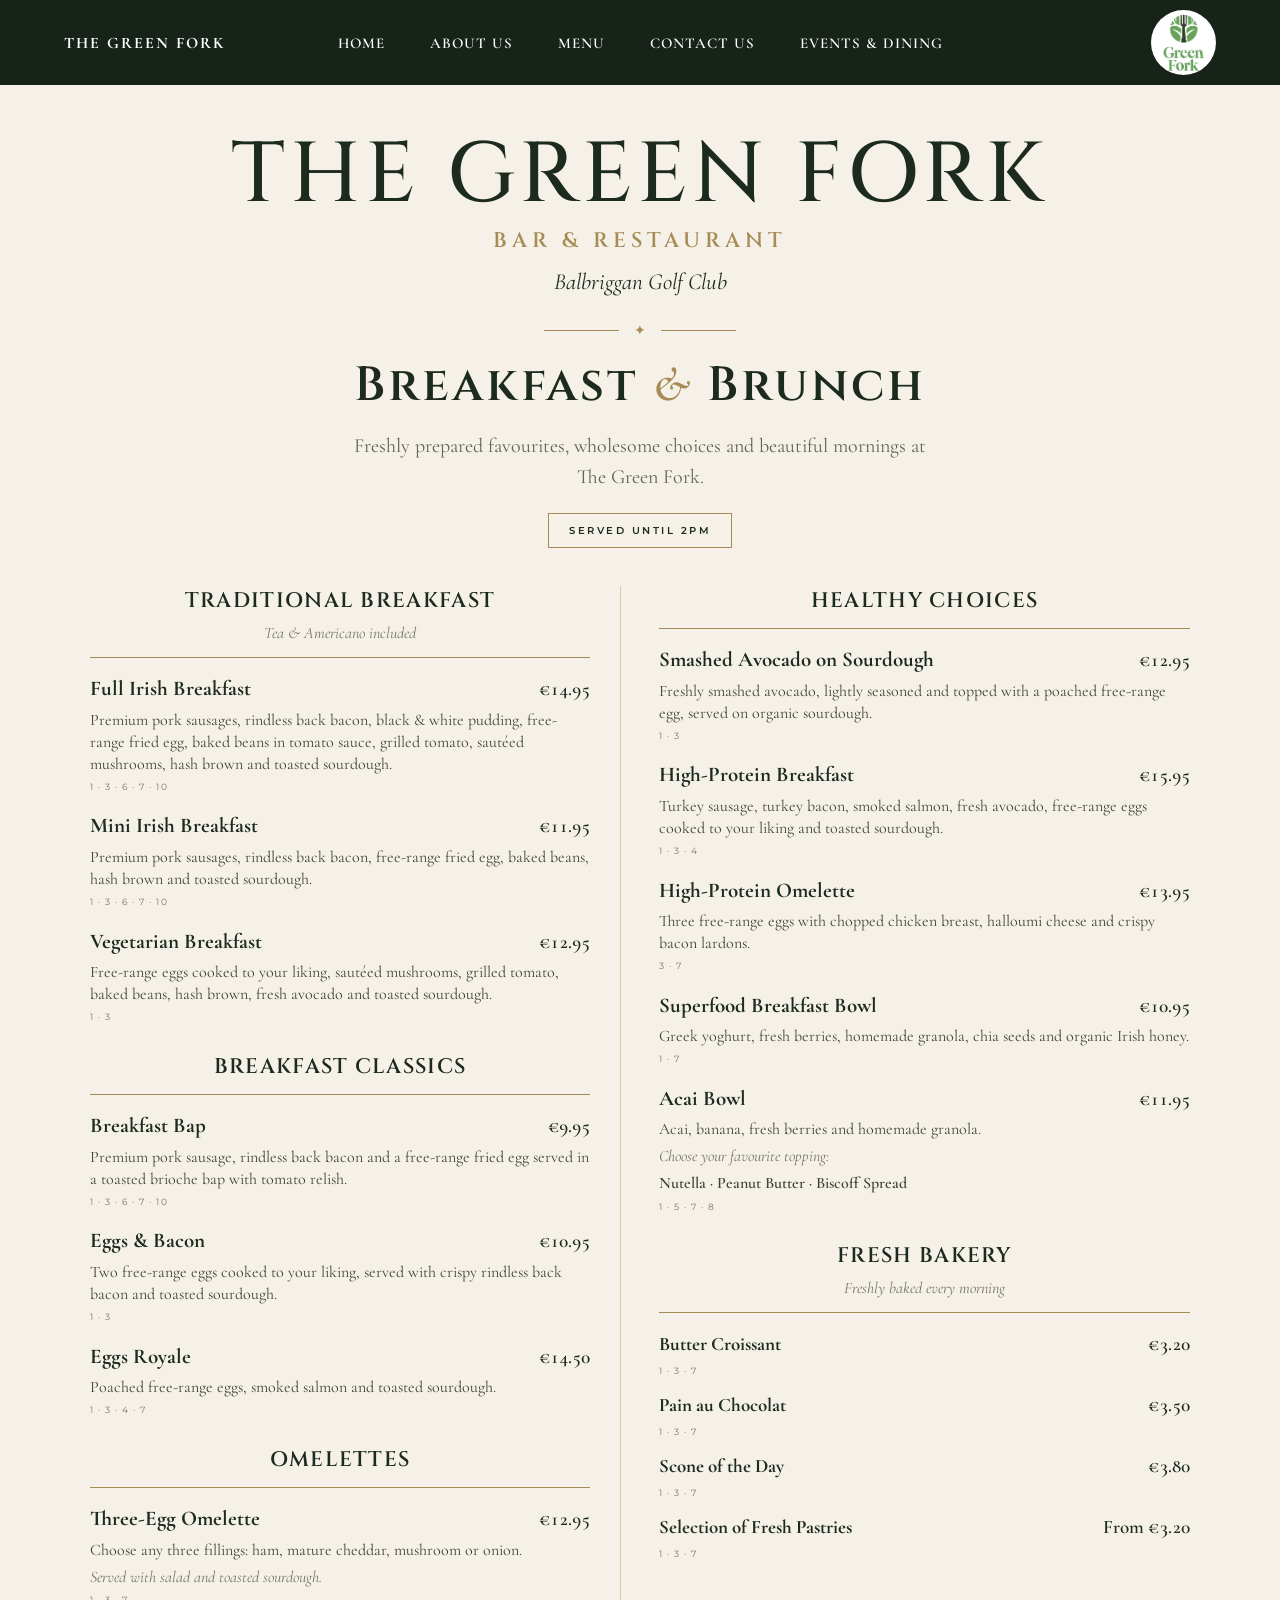
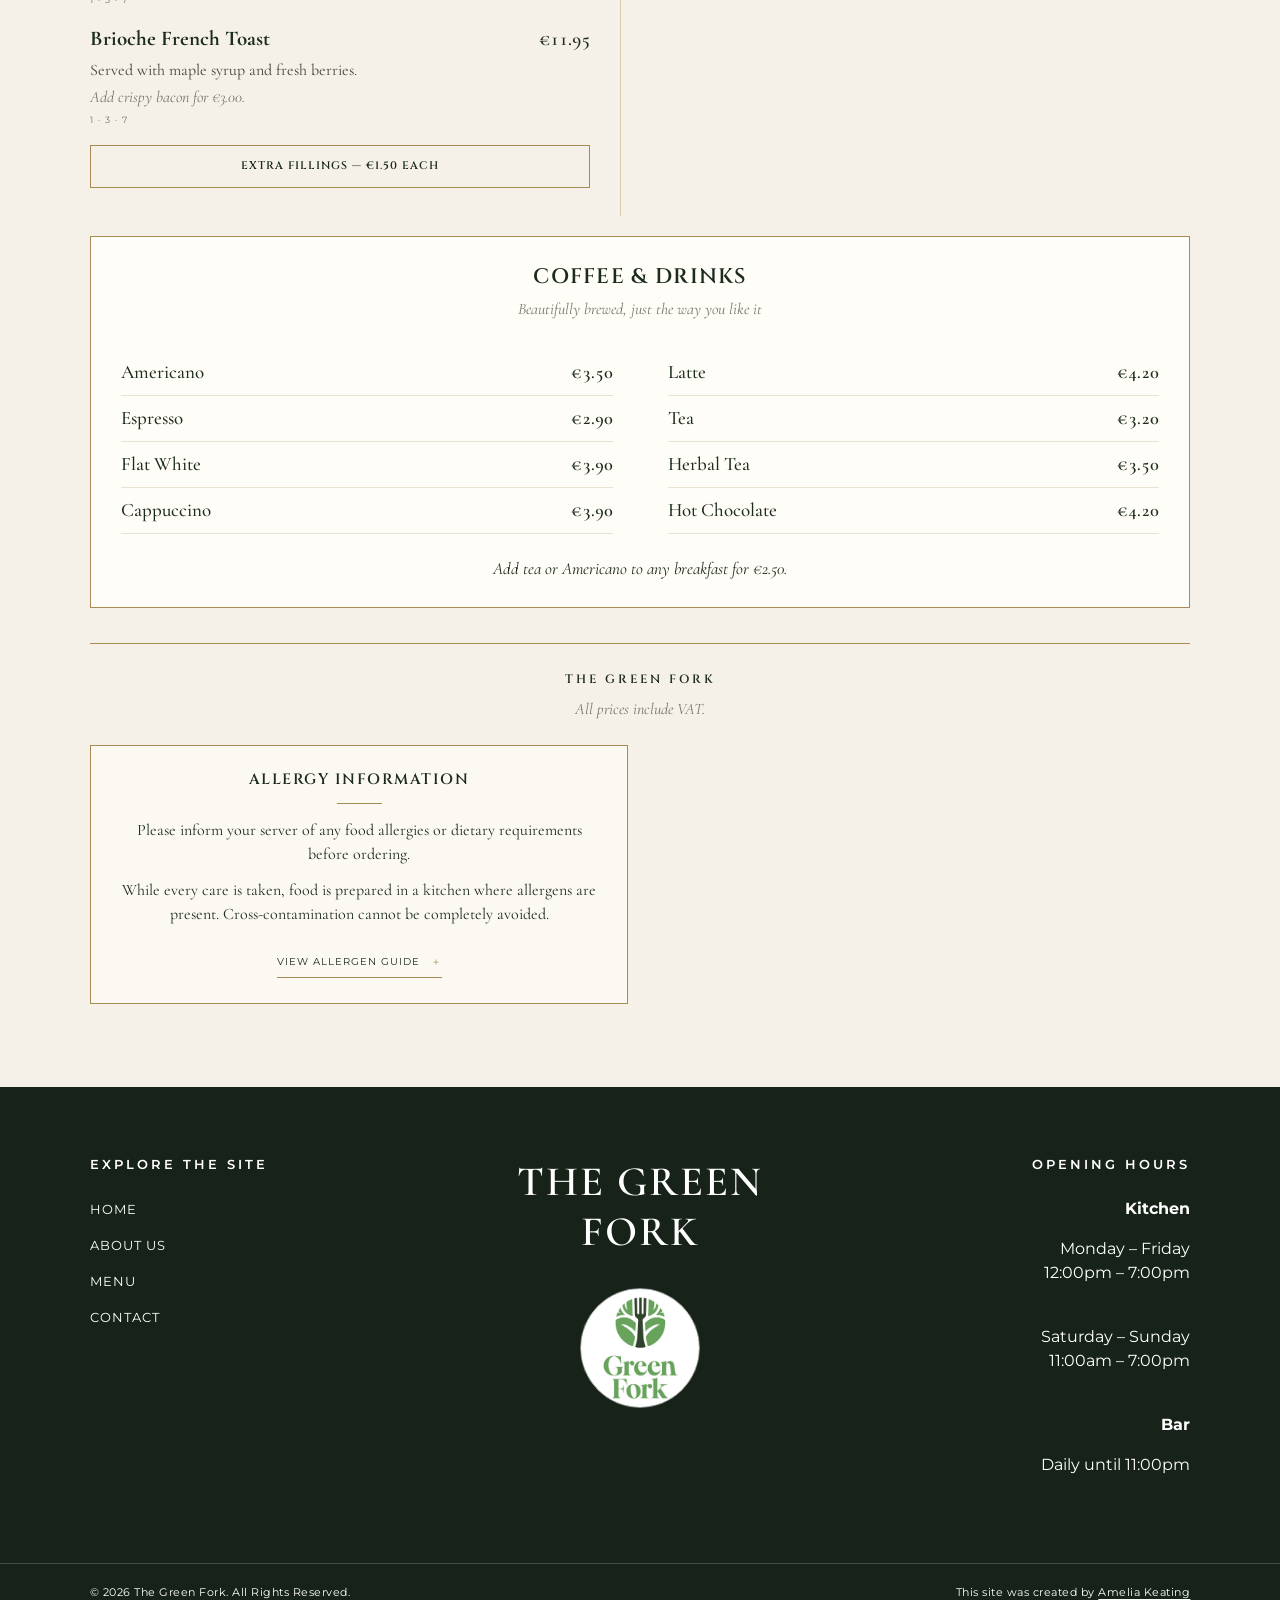
<file: breakfast.html>
<!DOCTYPE html>
<html lang="en">
<head>
    <meta charset="UTF-8">
    <meta name="viewport" content="width=device-width, initial-scale=1.0">

    <title>Green Fork Bar & Restaurant</title>

<!-- Bootstrap CSS FIRST -->
<link href="https://cdn.jsdelivr.net/npm/bootstrap@5.3.8/dist/css/bootstrap.min.css"
      rel="stylesheet">

<!-- Your custom CSS AFTER Bootstrap -->
     <link rel="stylesheet" href="format_styles.css">
    <link rel="stylesheet" href="menu_styles_breakfast.css">
</head>

</head>

<body>

    <!-- =========================
         NAVIGATION
    ========================== -->

    <nav class="navbar">

    <button class="menu-btn"
            id="menuButton"
            type="button"
            aria-label="Open navigation menu"
            aria-controls="navLinks"
            aria-expanded="false"
            onclick="toggleMenu()">
        ☰
    </button>

        <!-- Logo / Business Name -->
        <!-- Logo / Business Name -->
        <a href="index.html" class="logo">
            THE GREEN FORK
        </a>

        <!-- Navigation Links -->
        <ul class="nav-links" id="navLinks">
            <li><a href="index.html">HOME</a></li>
            <li><a href="about.html">ABOUT US</a></li>
            <li><a href="menu.html">MENU</a></li>
            <li><a href="contactus.html">CONTACT US</a></li>
            <li><a href="index.html#events">EVENTS &amp; DINING</a></li>
        </ul>

        <a href="index.html" class="nav-logo"> <img src="images/logo.jpg" alt="The Green Fork Logo"> </a>

    </nav>
<!-- GOOGLE FONTS: keep these if already imported on your website -->
<link rel="preconnect" href="https://fonts.googleapis.com">
<link rel="preconnect" href="https://fonts.gstatic.com" crossorigin>
<link href="https://fonts.googleapis.com/css2?family=Cinzel:wght@400;500;600;700&family=Cormorant+Garamond:wght@400;500;600;700&family=Montserrat:wght@400;500;600&display=swap" rel="stylesheet">

<section class="breakfast-menu" id="breakfast-menu">

    <!-- MENU HEADER -->
    <header class="menu-header">
        <p class="menu-brand">THE GREEN FORK</p>
        <p class="menu-subtitle">BAR & RESTAURANT</p>
        <p class="menu-location">Balbriggan Golf Club</p>

        <div class="menu-ornament">
            <span></span><i>✦</i><span></span>
        </div>

        <h1>Breakfast <span>&</span> Brunch</h1>
        <p class="menu-intro">
            Freshly prepared favourites, wholesome choices
            and beautiful mornings at The Green Fork.
        </p>
        <span class="serving-time">SERVED UNTIL 2PM</span>
    </header>

    <!-- MENU FILTERS -->
    <nav class="menu-filters" aria-label="Filter menu categories">
        <button class="filter-button active" data-filter="all"
                aria-pressed="true">All</button>
        <button class="filter-button" data-filter="traditional"
                aria-pressed="false">Traditional</button>
        <button class="filter-button" data-filter="healthy"
                aria-pressed="false">Healthy Choices</button>
        <button class="filter-button" data-filter="classics"
                aria-pressed="false">Classics</button>
        <button class="filter-button" data-filter="omelettes"
                aria-pressed="false">Omelettes</button>
        <button class="filter-button" data-filter="bakery"
                aria-pressed="false">Bakery</button>
        <button class="filter-button" data-filter="drinks"
                aria-pressed="false">Coffee & Drinks</button>
    </nav>

    <!-- TWO-COLUMN MENU -->
    <div class="menu-columns">

        <!-- LEFT COLUMN -->
        <div class="menu-column">

            <section class="menu-category" data-category="traditional">
                <div class="category-heading">
                    <h2>Traditional Breakfast</h2>
                    <p>Tea & Americano included</p>
                </div>

                <article class="menu-item">
                    <div class="item-heading">
                        <h3>Full Irish Breakfast</h3>
                        <span class="price">€14.95</span>
                    </div>
                    <p>Premium pork sausages, rindless back bacon,
                       black & white pudding, free-range fried egg,
                       baked beans in tomato sauce, grilled tomato,
                       sautéed mushrooms, hash brown and toasted sourdough.</p>
                    <span class="allergen-numbers">1 · 3 · 6 · 7 · 10</span>
                </article>

                <article class="menu-item">
                    <div class="item-heading">
                        <h3>Mini Irish Breakfast</h3>
                        <span class="price">€11.95</span>
                    </div>
                    <p>Premium pork sausages, rindless back bacon,
                       free-range fried egg, baked beans, hash brown
                       and toasted sourdough.</p>
                    <span class="allergen-numbers">1 · 3 · 6 · 7 · 10</span>
                </article>

                <article class="menu-item">
                    <div class="item-heading">
                        <h3>Vegetarian Breakfast</h3>
                        <span class="price">€12.95</span>
                    </div>
                    <p>Free-range eggs cooked to your liking,
                       sautéed mushrooms, grilled tomato, baked beans,
                       hash brown, fresh avocado and toasted sourdough.</p>
                    <span class="allergen-numbers">1 · 3</span>
                </article>
            </section>

            <section class="menu-category" data-category="classics">
                <div class="category-heading">
                    <h2>Breakfast Classics</h2>
                </div>

                <article class="menu-item">
                    <div class="item-heading">
                        <h3>Breakfast Bap</h3>
                        <span class="price">€9.95</span>
                    </div>
                    <p>Premium pork sausage, rindless back bacon
                       and a free-range fried egg served in a
                       toasted brioche bap with tomato relish.</p>
                    <span class="allergen-numbers">1 · 3 · 6 · 7 · 10</span>
                </article>

                <article class="menu-item">
                    <div class="item-heading">
                        <h3>Eggs & Bacon</h3>
                        <span class="price">€10.95</span>
                    </div>
                    <p>Two free-range eggs cooked to your liking,
                       served with crispy rindless back bacon
                       and toasted sourdough.</p>
                    <span class="allergen-numbers">1 · 3</span>
                </article>

                <article class="menu-item">
                    <div class="item-heading">
                        <h3>Eggs Royale</h3>
                        <span class="price">€14.50</span>
                    </div>
                    <p>Poached free-range eggs, smoked salmon
                       and toasted sourdough.</p>
                    <span class="allergen-numbers">1 · 3 · 4 · 7</span>
                </article>
            </section>

            <section class="menu-category" data-category="omelettes">
                <div class="category-heading">
                    <h2>Omelettes</h2>
                </div>

                <article class="menu-item">
                    <div class="item-heading">
                        <h3>Three-Egg Omelette</h3>
                        <span class="price">€12.95</span>
                    </div>
                    <p>Choose any three fillings: ham, mature
                       cheddar, mushroom or onion.</p>
                    <p class="item-note">
                        Served with salad and toasted sourdough.
                    </p>
                    <span class="allergen-numbers">1 · 3 · 7</span>
                </article>

                <article class="menu-item">
                    <div class="item-heading">
                        <h3>Brioche French Toast</h3>
                        <span class="price">€11.95</span>
                    </div>
                    <p>Served with maple syrup and fresh berries.</p>
                    <p class="item-note">Add crispy bacon for €3.00.</p>
                    <span class="allergen-numbers">1 · 3 · 7</span>
                </article>

                <div class="extra-fillings">
                    EXTRA FILLINGS — €1.50 EACH
                </div>
            </section>

        </div>

        <!-- RIGHT COLUMN -->
        <div class="menu-column">

            <section class="menu-category" data-category="healthy">
                <div class="category-heading">
                    <h2>Healthy Choices</h2>
                </div>

                <article class="menu-item">
                    <div class="item-heading">
                        <h3>Smashed Avocado on Sourdough</h3>
                        <span class="price">€12.95</span>
                    </div>
                    <p>Freshly smashed avocado, lightly seasoned
                       and topped with a poached free-range egg,
                       served on organic sourdough.</p>
                    <span class="allergen-numbers">1 · 3</span>
                </article>

                <article class="menu-item">
                    <div class="item-heading">
                        <h3>High-Protein Breakfast</h3>
                        <span class="price">€15.95</span>
                    </div>
                    <p>Turkey sausage, turkey bacon, smoked salmon,
                       fresh avocado, free-range eggs cooked to
                       your liking and toasted sourdough.</p>
                    <span class="allergen-numbers">1 · 3 · 4</span>
                </article>

                <article class="menu-item">
                    <div class="item-heading">
                        <h3>High-Protein Omelette</h3>
                        <span class="price">€13.95</span>
                    </div>
                    <p>Three free-range eggs with chopped chicken
                       breast, halloumi cheese and crispy bacon lardons.</p>
                    <span class="allergen-numbers">3 · 7</span>
                </article>

                <article class="menu-item">
                    <div class="item-heading">
                        <h3>Superfood Breakfast Bowl</h3>
                        <span class="price">€10.95</span>
                    </div>
                    <p>Greek yoghurt, fresh berries, homemade
                       granola, chia seeds and organic Irish honey.</p>
                    <span class="allergen-numbers">1 · 7</span>
                </article>

                <article class="menu-item">
                    <div class="item-heading">
                        <h3>Acai Bowl</h3>
                        <span class="price">€11.95</span>
                    </div>
                    <p>Acai, banana, fresh berries and homemade granola.</p>
                    <p class="item-note">Choose your favourite topping:</p>
                    <p class="topping-list">
                        Nutella · Peanut Butter · Biscoff Spread
                    </p>
                    <span class="allergen-numbers">1 · 5 · 7 · 8</span>
                </article>
            </section>

            <section class="menu-category" data-category="bakery">
                <div class="category-heading">
                    <h2>Fresh Bakery</h2>
                    <p>Freshly baked every morning</p>
                </div>

                <article class="menu-item compact-item">
                    <div class="item-heading">
                        <h3>Butter Croissant</h3>
                        <span class="price">€3.20</span>
                    </div>
                    <span class="allergen-numbers">1 · 3 · 7</span>
                </article>

                <article class="menu-item compact-item">
                    <div class="item-heading">
                        <h3>Pain au Chocolat</h3>
                        <span class="price">€3.50</span>
                    </div>
                    <span class="allergen-numbers">1 · 3 · 7</span>
                </article>

                <article class="menu-item compact-item">
                    <div class="item-heading">
                        <h3>Scone of the Day</h3>
                        <span class="price">€3.80</span>
                    </div>
                    <span class="allergen-numbers">1 · 3 · 7</span>
                </article>

                <article class="menu-item compact-item">
                    <div class="item-heading">
                        <h3>Selection of Fresh Pastries</h3>
                        <span class="price">From €3.20</span>
                    </div>
                    <span class="allergen-numbers">1 · 3 · 7</span>
                </article>
            </section>

        </div>
    </div>

    <!-- COFFEE & DRINKS -->
    <section class="menu-category drinks-category" data-category="drinks">
        <div class="category-heading">
            <h2>Coffee & Drinks</h2>
            <p>Beautifully brewed, just the way you like it</p>
        </div>

        <div class="drinks-grid">

            <article class="drink-item">
                <h3>Americano</h3>
                <span class="price">€3.50</span>
            </article>

            <article class="drink-item">
                <h3>Latte</h3>
                <span class="price">€4.20</span>
            </article>

            <article class="drink-item">
                <h3>Espresso</h3>
                <span class="price">€2.90</span>
            </article>

            <article class="drink-item">
                <h3>Tea</h3>
                <span class="price">€3.20</span>
            </article>

            <article class="drink-item">
                <h3>Flat White</h3>
                <span class="price">€3.90</span>
            </article>

            <article class="drink-item">
                <h3>Herbal Tea</h3>
                <span class="price">€3.50</span>
            </article>

            <article class="drink-item">
                <h3>Cappuccino</h3>
                <span class="price">€3.90</span>
            </article>

            <article class="drink-item">
                <h3>Hot Chocolate</h3>
                <span class="price">€4.20</span>
            </article>

        </div>

        <p class="drinks-note">
            Add tea or Americano to any breakfast for €2.50.
        </p>
    </section>


    <footer class="menu-footer">
        <span>THE GREEN FORK</span>
        <p>All prices include VAT.</p>
    </footer>

    <br>
    <!-- ALLERGY INFORMATION -->
    <div class="allergy-panels">

        <div class="allergy-notice">
            <h2>Allergy Information</h2>
            <div class="small-gold-line"></div>
            <p>
                Please inform your server of any food allergies
                or dietary requirements before ordering.
            </p>
            <p>
                While every care is taken, food is prepared in
                a kitchen where allergens are present.
                Cross-contamination cannot be completely avoided.
            </p>
            <button class="text-button" id="allergyToggle"
                    aria-expanded="false" aria-controls="allergenGuide">
                View Allergen Guide <span>＋</span>
            </button>
        </div>

        <div class="allergen-guide" id="allergenGuide" hidden>
            <h2>EU 14 Allergen Guide</h2>
            <ol>
                <li>Cereals containing gluten</li>
                <li>Crustaceans</li>
                <li>Eggs</li>
                <li>Fish</li>
                <li>Peanuts</li>
                <li>Soybeans</li>
                <li>Milk</li>
                <li>Tree nuts</li>
                <li>Celery</li>
                <li>Mustard</li>
                <li>Sesame</li>
                <li>Sulphur dioxide & sulphites</li>
                <li>Lupin</li>
                <li>Molluscs</li>
            </ol>
        </div>

    </div>

</section>
    <footer class="site-footer">

    <div class="footer-main">

        <!-- LEFT: EXPLORE -->
        <div class="footer-column footer-explore">
            <h3>EXPLORE THE SITE</h3>

            <ul>
                <li><a href="index.html">HOME</a></li>
                <li><a href="about.html">ABOUT US</a></li>
                <li><a href="menu.html">MENU</a></li>
                <li><a href="contactus.html">CONTACT</a></li>
            </ul>
        </div>


        <!-- CENTRE: LOGO -->
        <div class="footer-column footer-brand">
            <h2>THE GREEN FORK</h2>

            <a href="index.html" class="footer-logo">
                <img src="images/logo.jpg" alt="The Green Fork Logo">
            </a>
        </div>


        <!-- RIGHT: FIND US -->
        <div class="footer-column footer-find">
            <h3>OPENING HOURS</h3>

            <div class="footer-opening-hours">
                <p><b>Kitchen</b></p>
                <p>Monday – Friday <br> 12:00pm – 7:00pm</p><br>
                <p>Saturday – Sunday <br> 11:00am – 7:00pm</p>

                <br>

                <p><strong>Bar</strong></p>
                <p>Daily until 11:00pm</p>
            </div>
        </div>

    </div>


    <!-- BOTTOM -->
    <div class="footer-bottom">

        <p>
            &copy; 2026 The Green Fork. All Rights Reserved.
        </p>

        <p>
            This site was created by
            <a href="mailto:ameliakeat2006@gmail.com">
                Amelia Keating
            </a>
        </p>

    </div>

</footer>

<!-- Bootstrap JavaScript -->
<script src="https://cdn.jsdelivr.net/npm/bootstrap@5.3.8/dist/js/bootstrap.bundle.min.js"></script>

<!-- Your own JavaScript -->
<script src="script.js"></script>
</body>
</html>
</file>
<file: format_styles.css>
@import url('https://fonts.googleapis.com/css2?family=Cinzel:wght@400..900&family=Cormorant+Garamond:ital,wght@0,300..700;1,300..700&family=Montserrat:ital,wght@0,100..900;1,100..900&display=swap');
/*   GENERAL
========================= */

* {
    margin: 0;
    padding: 0;
    box-sizing: border-box;
}

html {
    scroll-behavior: smooth;
}

body {
    font-family: Arial, Helvetica, sans-serif;
    color: #1d2b1f;
    background: #f5f1e8;
}

a {
    text-decoration: none;
    color: inherit;
}



/* =========================
   NAVBAR
========================= */

.navbar {
    font-family: "Cormorant Garamond", serif;
    width: 100%;
    height: 85px;
    padding: 0 5vw;
    margin-bottom: 20px;
    white-space: nowrap;

    display: flex;
    align-items: center;

    position: fixed;
    top: 0;
    left: 0;
    z-index: 9999;


    background: #f5f1e8;

    transition: background-color 0.3s ease,
                box-shadow 0.3s ease;
}
/* Business name */

.logo {
    color: #1d2b1f;;
    font-size: 16px;
    font-weight: 700;
    letter-spacing: 2px;
    white-space: nowrap;
    transition: color 0.3s ease;
}

/* Desktop navigation */

.nav-links {
    list-style: none;
    display: flex;
    align-items: center;
    gap: 45px;

    position: absolute;
    left: 50%;
    transform: translateX(-50%);

    margin: 0;
    padding: 0;
}

.nav-links a {
    position: relative;
    color: #1d2b1f;
    font-size: 15px;
    font-weight: 600;
    letter-spacing: 1px;
    transition: color 0.3s ease;
}

.nav-links a::after {
    content: "";
    position: absolute;
    left: 0;
    bottom: -7px;
    width: 0;
    height: 2px;
    background: currentColor;
    transition: width 0.3s ease;
}

.nav-links a:hover::after {
    width: 100%;
}

/* Logo image, if used */

.nav-logo {
    margin-left: auto;
    display: flex;
    align-items: center;
}

.nav-logo img {
    width: 65px;
    height: 65px;
    object-fit: cover;
    border-radius: 50%;
    display: block;
}

/* Hamburger button */

.menu-btn {
    display: none;
    padding: 8px;
    border: 0;
    background: transparent;
    color: #1d2b1f;
    font-family: Arial, sans-serif;
    font-size: 28px;
    line-height: 1;
    cursor: pointer;
    z-index: 10001;
}

/* Navbar after scrolling */

.navbar.scrolled {
    background: #f5f1e8;
    box-shadow: 0 3px 10px rgba(0, 0, 0, 0.12);
}

.navbar.scrolled .logo,
.navbar.scrolled .nav-links a {
    color: #1d2b1f;
}

/* =========================
   MOBILE NAVBAR
========================= */

@media (max-width: 900px) {
    .navbar {
        height: 70px;
        justify-content: center;
        padding: 0 20px;
    }

    .menu-btn {
        display: block;
        position: fixed;
        top: 20px;
        left: 20px;
        z-index: 10002;

        background: transparent;
        border: none;
        color: #1d2b1f;

        font-size: 30px;
        line-height: 1;
        padding: 5px;
        cursor: pointer;
    }

    .navbar.scrolled .menu-btn {
        color: #1d2b1f;
    }

    /* Keep the button visible and white while the sidebar is open */
    .menu-btn.active {
        color: #fff;
    }

    /* Keep hamburger visible when scrolling */
    .navbar.scrolled .menu-btn {
        color: #1d2b1f;
    }

    .navbar.scrolled .menu-btn.active {
        color: #fff;
    }

    /* Centre the business name */
    .logo {
        position: absolute;
        left: 50%;
        transform: translateX(-50%);
        font-size: clamp(10px, 3vw, 16px);
        letter-spacing: 1.5px;
    }

    .nav-logo img {
        width: 30px;
        height: 30px;
    }

    /* Slide-out navigation */
    .nav-links {
        position: fixed;
        top: 0;
        left: 0;

        width: min(270px, 80vw);
        height: 100vh;
        padding: 100px 30px 40px;
        margin: 0;

        display: flex;
        flex-direction: column;
        align-items: flex-start;
        justify-content: flex-start;
        gap: 30px;

        background: #1d2b1f;

        /* Hidden off the left of the screen */
        transform: translateX(-100%);
        transition: transform 0.3s ease;

        z-index: 10000;
    }

    /* Open the menu */
    .nav-links.active {
        transform: translateX(0);
    }

    /* Keep sidebar links white, even after scrolling */
    .nav-links a,
    .navbar.scrolled .nav-links a {
        color: #fff;
        font-size: 17px;
    }

    .nav-links a::after {
        background: #fff;
    }
}


/* =========================
   FOOTER
========================= */
/* =========================
   FIND US
========================= */

.find-section {
    width: 100%;
    min-height: 600px;

    background-color: #f5f1e8;

    display: flex;
    align-items: center;
    justify-content: space-between;

    gap: 80px;
    padding: 80px 7vw;
}


/* LEFT SIDE */

.find-content {
    width: 40%;
    display: flex;
    flex-direction: column;
    align-items: flex-start;
}

.find-content h2 {
    font-family: "Cormorant Garamond", serif;
    font-size: clamp(65px, 8vw, 110px);
    line-height: 0.9;
    letter-spacing: -4px;

    margin: 0 0 45px;

    color: #1d2b1f;
}


/* SOCIAL ICONS */

.social-links {
    display: flex;
    align-items: center;
    gap: 15px;
}

.social-links a {
    width: 48px;
    height: 48px;

    border: 1px solid #1d2b1f;
    border-radius: 50%;

    display: flex;
    align-items: center;
    justify-content: center;

    transition: 0.3s ease;
}

.social-links img {
    width: 21px;
    height: 21px;
    object-fit: contain;

    filter: brightness(0) saturate(100%)
            invert(14%) sepia(12%)
            saturate(700%)
            hue-rotate(85deg)
            brightness(90%)
            contrast(90%);

    transition: 0.3s ease;
}

.social-links a:hover {
    background-color: #1d2b1f;
    transform: translateY(-4px);
}

.social-links a:hover img {
    filter: brightness(0) invert(1);
}


/* RIGHT SIDE - MAP */

.find-map {
    width: 55%;
}

.find-map iframe {
    width: 100%;
    height: 450px;

    border: 0;
    border-radius: 4px;

    display: block;
}



/* FIX FIND US ON SMALLER SCREENS */
@media (max-width: 900px) {
    .find-section {
        flex-direction: column;
        align-items: stretch;
        gap: 35px;
        min-height: auto;
        padding: 50px 20px;
    }

    .find-content {
        width: 100%;
        align-items: center;
        text-align: center;
    }

    .find-content h2 {
        font-size: clamp(48px, 10vw, 75px);
        letter-spacing: -2px;
        margin-bottom: 25px;
    }

    .find-map {
        width: 100%;
    }

    .find-map iframe {
        width: 100%;
        height: 350px;
    }
}

/* EXTRA SMALL PHONES */
@media (max-width: 400px) {
    .find-section {
        padding: 40px 15px;
    }

    .find-content h2 {
        font-size: 46px;
    }

    .social-links {
        gap: 10px;
    }

    .social-links a {
        width: 42px;
        height: 42px;
    }

    .find-map iframe {
        height: 280px;
    }
}


/* =========================
   FOOTER
========================= */

.site-footer {
    width: 100%;
    background-color: #172319;
    color: #ffffff;
    font-family: "Montserrat", sans-serif;
}


/* MAIN FOOTER */

.footer-main {
    width: 100%;
    max-width: 1400px;
    margin: 0 auto;

    padding: 70px 7vw;

    display: grid;
    grid-template-columns: 1fr 1fr 1fr;
    align-items: start;
}


/* FOOTER COLUMNS */

.footer-column {
    display: flex;
    flex-direction: column;
}


/* LEFT */

.footer-explore {
    text-align: left;
}

.footer-column h3 {
    font-family: "Montserrat", sans-serif;
    font-size: 13px;
    font-weight: 600;
    letter-spacing: 3px;
    margin: 0 0 25px;
}

.footer-explore ul {
    list-style: none;
    padding: 0;
    margin: 0;
}

.footer-explore li {
    margin-bottom: 12px;
}

.footer-explore a {
    font-size: 13px;
    letter-spacing: 1px;
    color: #ffffff;
    transition: 0.3s ease;
}

.footer-explore a:hover {
    color: #aebda8;
}


/* CENTRE */

.footer-brand {
    align-items: center;
    text-align: center;
}

.footer-brand h2 {
    font-family: "Cormorant Garamond", serif;
    font-size: 42px;
    font-weight: 600;
    letter-spacing: 2px;
    margin: 0 0 30px;
}


/* LOGO SPACE */

.footer-logo {
    width: 120px;
    height: 120px;

    display: flex;
    align-items: center;
    justify-content: center;

    border: 1px solid rgba(255, 255, 255, 0.5);
    border-radius: 50%;

    overflow: hidden;
}

.footer-logo img {
    width: 100%;
    height: 100%;
    object-fit: cover;
    display: block;
}


/* RIGHT */

.footer-find {
    align-items: flex-end;
    text-align: right;
}

.footer-social-links {
    display: flex;
    flex-direction: column;
    align-items: flex-end;
    gap: 12px;
}

.footer-social-links a {
    color: #ffffff;
    font-size: 13px;
    letter-spacing: 1px;
    transition: 0.3s ease;
}

.footer-social-links a:hover {
    color: #aebda8;
}


/* BOTTOM */

.footer-bottom {
    width: 100%;

    border-top: 1px solid rgba(255, 255, 255, 0.2);

    padding: 20px 7vw;

    display: flex;
    justify-content: space-between;
    align-items: center;
    gap: 20px;
}

.footer-bottom p {
    margin: 0;

    font-size: 11px;
    letter-spacing: 0.5px;
}

.footer-bottom a {
    color: #ffffff;
    text-decoration: underline;
    text-underline-offset: 3px;
    transition: 0.3s ease;
}

.footer-bottom a:hover {
    color: #aebda8;
}


/* =========================
   MOBILE FOOTER
========================= */



/* =========================
   TABLET + PHONE
========================= */

@media (max-width: 900px) {

    /* =========================
       FIND US
    ========================= */

    .find-section {
        min-height: 450px;
        padding: 60px 20px;
    }

    .find-section h2 {
        font-size: 75px;
        margin-bottom: 35px;
    }


    .footer-main {
        grid-template-columns: 1fr;
        gap: 55px;
        padding: 60px 7vw;
        text-align: center;
    }


    /* LEFT */

    .footer-explore {
        align-items: center;
        text-align: center;
    }


    /* CENTRE */

    .footer-brand {
        order: -1;
    }

    .footer-brand h2 {
        font-size: 36px;
    }


    /* RIGHT */

    .footer-find {
        align-items: center;
        text-align: center;
    }

    .footer-social-links {
        align-items: center;
    }


    /* BOTTOM */

    .footer-bottom {
        flex-direction: column;
        text-align: center;
        padding: 20px;
        gap: 8px;
    }

}

@media (max-width: 600px) {


    /* Social */

    .social-links {
        gap: 12px;
    }

    .social-links a {
        width: 45px;
        height: 45px;
    }


    /* Links */

    .links {
        width: 100%;

        text-align: center;
    }

    .links h2 {
        font-size: 20px;
    }

}
</file>
<file: menu_styles_breakfast.css>
/* =========================
   NAVBAR
========================= */

.navbar {
    background: #172319;
}
/* Business name */

.logo {
    color: #fff;;
}


.nav-links a {
    color: #fff;
}

/* Hamburger button */

.menu-btn {
    color: #fff;
}

/* ==========================================
   THE GREEN FORK - BREAKFAST & BRUNCH
========================================== */

.breakfast-menu {
    --cream: #f5f1e8;
    --paper: #fffdf7;
    --green: #1d2b1f;
    --gold: #a68b55;
    --muted: #777568;
    --line: #d9cba9;

    width: 100%;
    padding: 110px 5% 55px;
    box-sizing: border-box;

    background: var(--cream);
    color: var(--green);

    font-family: "Cormorant Garamond", serif;
}

.breakfast-menu *,
.breakfast-menu *::before,
.breakfast-menu *::after {
    box-sizing: border-box;
}


/* HEADER */

.menu-header {
    max-width: 1050px;
    margin: 0 auto 38px;
    text-align: center;
    padding-top: 20px;
}

.menu-brand {
    margin: 0;
    font-family: "Cinzel", serif;
    font-size: clamp(42px, 7vw, 85px);
    font-weight: 500;
    line-height: 1.08;
    letter-spacing: 5px;
}

.menu-subtitle {
    margin: 4px 0 0;
    color: var(--gold);

    font-family: "Cinzel", serif;
    font-size: clamp(12px, 2vw, 21px);
    font-weight: 600;
    letter-spacing: 5px;
}

.menu-location {
    margin: 8px 0 0;
    font-size: 23px;
    font-style: italic;
}

.menu-ornament {
    display: flex;
    align-items: center;
    justify-content: center;
    gap: 15px;
    margin: 20px auto 14px;
}

.menu-ornament span {
    width: 75px;
    height: 1px;
    background: var(--gold);
}

.menu-ornament i {
    color: var(--gold);
    font-size: 14px;
    font-style: normal;
}

.menu-header h1 {
    margin: 0;
    font-family: "Cinzel", serif;
    font-size: clamp(29px, 4.5vw, 48px);
    font-weight: 600;
    letter-spacing: 3px;
    line-height: 1.25;
}

.menu-header h1 span {
    color: var(--gold);
    font-family: "Cormorant Garamond", serif;
    font-style: italic;
}

.menu-intro {
    max-width: 600px;
    margin: 15px auto 20px;
    font-size: 20px;
    line-height: 1.55;
    color: #626356;
}

.serving-time {
    display: inline-block;
    padding: 9px 20px;
    border: 1px solid var(--gold);

    font-family: "Montserrat", sans-serif;
    font-size: 10px;
    font-weight: 600;
    letter-spacing: 2.5px;
}


/* ALLERGY PANELS */

.allergy-panels {
    display: grid;
    grid-template-columns: 1fr 1fr;
    gap: 24px;

    max-width: 1100px;
    margin: 0 auto 28px;
}

.allergy-notice,
.allergen-guide {
    padding: 25px 28px;
    border: 1px solid var(--gold);
    background: rgba(255, 253, 247, 0.75);
    text-align: center;
}

.allergy-notice h2,
.allergen-guide h2 {
    margin: 0;
    font-family: "Cinzel", serif;
    font-size: 15px;
    font-weight: 600;
    letter-spacing: 1.5px;
    text-transform: uppercase;
}

.small-gold-line {
    width: 45px;
    height: 1px;
    margin: 14px auto;
    background: var(--gold);
}

.allergy-notice p {
    margin: 12px 0;
    font-size: 16px;
    line-height: 1.5;
}

.text-button {
    margin-top: 8px;
    padding: 8px 0;

    border: none;
    border-bottom: 1px solid var(--gold);
    background: transparent;
    color: var(--green);

    font-family: "Montserrat", sans-serif;
    font-size: 10px;
    letter-spacing: 1px;
    text-transform: uppercase;
    cursor: pointer;
}

.text-button span {
    margin-left: 7px;
    color: var(--gold);
}

.allergen-guide[hidden] {
    display: none;
}

.allergen-guide ol {
    display: grid;
    grid-template-columns: 1fr 1fr;
    gap: 9px 22px;

    margin: 20px 0 0;
    padding-left: 25px;
    text-align: left;

    font-size: 15px;
}

.allergen-guide li {
    padding-left: 3px;
}


/* CATEGORY FILTER BUTTONS */

.menu-filters {
    display: flex;
    flex-wrap: wrap;
    justify-content: center;
    gap: 9px;

    max-width: 1100px;
    margin: 0 auto 38px;
    padding: 18px 0;

    border-top: 1px solid var(--line);
    border-bottom: 1px solid var(--line);
}

.filter-button {
    padding: 10px 15px;
    border: 1px solid transparent;
    background: transparent;
    color: var(--green);

    font-family: "Montserrat", sans-serif;
    font-size: 10px;
    font-weight: 500;
    letter-spacing: 0.7px;

    cursor: pointer;
    transition: background 0.25s, color 0.25s, border-color 0.25s;
}

.filter-button:hover {
    border-color: var(--gold);
}

.filter-button.active {
    border-color: var(--green);
    background: var(--green);
    color: var(--paper);
}


/* MAIN TWO-COLUMN LAYOUT */

.menu-columns {
    display: grid;
    grid-template-columns: minmax(0, 1fr) minmax(0, 1fr);
    gap: 38px;

    max-width: 1100px;
    margin: 0 auto;
}

.menu-column {
    min-width: 0;
}

.menu-column:first-child {
    padding-right: 30px;
    border-right: 1px solid var(--line);
}


/* CATEGORY HEADINGS */

.menu-category {
    min-width: 0;
    margin-bottom: 28px;
}

.category-heading {
    margin-bottom: 17px;
    padding-bottom: 12px;
    border-bottom: 1px solid var(--gold);
    text-align: center;
}

.category-heading h2 {
    margin: 0;

    font-family: "Cinzel", serif;
    font-size: clamp(15px, 1.7vw, 21px);
    font-weight: 600;
    letter-spacing: 1.3px;
    line-height: 1.45;
    text-transform: uppercase;
}

.category-heading p {
    margin: 5px 0 0;
    font-size: 16px;
    font-style: italic;
    color: var(--muted);
}


/* INDIVIDUAL DISHES */

.menu-item {
    margin: 0 0 19px;
}

.item-heading {
    display: flex;
    align-items: baseline;
    justify-content: space-between;
    gap: 12px;

    margin-bottom: 4px;
}

.item-heading h3,
.drink-item h3 {
    margin: 0;

    font-family: "Cormorant Garamond", serif;
    font-size: 21px;
    font-weight: 700;
    line-height: 1.15;
}

.price {
    flex-shrink: 0;
    white-space: nowrap;

    font-family: "Cormorant Garamond", serif;
    font-size: 19px;
    font-weight: 600;
    font-variant-numeric: tabular-nums;
}

.menu-item > p {
    margin: 5px 0;
    font-size: 16px;
    line-height: 1.38;
    color: #414238;
}

.menu-item .item-note {
    font-style: italic;
    color: var(--muted);
}

.allergen-numbers {
    display: block;
    margin-top: 5px;

    font-family: "Montserrat", sans-serif;
    font-size: 9px;
    letter-spacing: 1.5px;
    color: #777568;
}

.topping-list {
    font-weight: 600;
}


/* EXTRA FILLINGS */

.extra-fillings {
    margin: 18px 0 8px;
    padding: 12px 8px;

    border: 1px solid var(--gold);
    text-align: center;

    font-family: "Cinzel", serif;
    font-size: 11px;
    font-weight: 600;
    letter-spacing: 1px;
}


/* FRESH BAKERY */

.compact-item {
    margin-bottom: 14px;
}

.compact-item .item-heading h3 {
    font-size: 19px;
}


/* COFFEE AND DRINKS */

.drinks-category {
    max-width: 1100px;
    margin: 20px auto 0;
    padding: 25px 30px;

    border: 1px solid var(--gold);
    background: var(--paper);
}

.drinks-category .category-heading {
    border-bottom: none;
}

.drinks-grid {
    display: grid;
    grid-template-columns: 1fr 1fr;
    column-gap: 55px;
    row-gap: 0;
}

.drink-item {
    display: flex;
    align-items: baseline;
    justify-content: space-between;
    gap: 12px;

    padding: 9px 0;
    border-bottom: 1px solid #e9e1d1;
}

.drink-item h3 {
    font-size: 19px;
    font-weight: 500;
}

.drink-item .price {
    font-size: 18px;
}

.drinks-note {
    margin: 22px 0 0;
    text-align: center;
    font-size: 17px;
    font-style: italic;
}


/* FOOTER */

.menu-footer {
    max-width: 1100px;
    margin: 35px auto 0;
    padding-top: 22px;
    border-top: 1px solid var(--gold);
    text-align: center;
}

.menu-footer > span {
    font-family: "Cinzel", serif;
    font-size: 12px;
    font-weight: 600;
    letter-spacing: 3px;
}

.menu-footer p {
    margin: 7px 0 0;
    font-size: 16px;
    font-style: italic;
    color: var(--muted);
}


/* CATEGORY FILTER STATES */

.menu-category[hidden] {
    display: none !important;
}


/* TABLET */

@media (max-width: 850px) {
    .breakfast-menu {
        padding: 55px 4% 40px;
    }

    .menu-brand {
        letter-spacing: 3px;
    }

    .menu-columns {
        gap: 25px;
    }

    .menu-column:first-child {
        padding-right: 20px;
    }

    .item-heading {
        gap: 8px;
    }

    .item-heading h3 {
        font-size: 19px;
    }

    .price {
        font-size: 18px;
    }

    .allergy-panels {
        gap: 14px;
    }

    .allergy-notice,
    .allergen-guide {
        padding: 20px 16px;
    }
}


/* MOBILE */

@media (max-width: 600px) {
    .breakfast-menu {
        padding: 42px 18px 35px;
    }

    .menu-header {
        margin-bottom: 30px;
    }

    .menu-brand {
        font-size: clamp(31px, 9vw, 47px);
        letter-spacing: 1.5px;
    }

    .menu-subtitle {
        font-size: 11px;
        letter-spacing: 3px;
    }

    .menu-location {
        font-size: 20px;
    }

    .menu-header h1 {
        font-size: 29px;
        letter-spacing: 1px;
    }

    .menu-intro {
        font-size: 18px;
    }

    .allergy-panels {
        grid-template-columns: 1fr;
        gap: 14px;
    }

    .allergy-notice,
    .allergen-guide {
        padding: 21px 18px;
    }

    .allergen-guide ol {
        gap: 9px 15px;
        font-size: 14px;
    }

    .menu-filters {
        justify-content: flex-start;
        gap: 7px;
        margin-bottom: 30px;
    }

    .filter-button {
        padding: 10px 12px;
        font-size: 9px;
    }

    .menu-columns {
        grid-template-columns: 1fr;
        gap: 0;
    }

    .menu-column:first-child {
        padding-right: 0;
        border-right: none;
    }

    .menu-category {
        margin-bottom: 32px;
    }

    .category-heading h2 {
        font-size: 18px;
    }

    .item-heading h3 {
        font-size: 21px;
    }

    .menu-item > p {
        font-size: 16px;
    }

    .drinks-category {
        margin-top: 10px;
        padding: 22px 15px;
    }

    .drinks-grid {
        grid-template-columns: 1fr;
        column-gap: 0;
    }

    .drink-item h3 {
        font-size: 20px;
    }

    .menu-footer {
        margin-top: 25px;
    }
}


/* REDUCED MOTION */

@media (prefers-reduced-motion: reduce) {
    .filter-button {
        transition: none;
    }
}


.breakfast-menu .btn-success {
    background-color: #1d2b1f;
    border-color: #1d2b1f;
}

.breakfast-menu .btn-outline-success {
    color: #1d2b1f;
    border-color: #a68b55;
}

.breakfast-menu .btn-outline-success:hover {
    background-color: #1d2b1f;
    border-color: #1d2b1f;
    color: #fffdf7;
}


/* Hide menu filter buttons on desktop */
.breakfast-menu .menu-filters {
    display: none;
}

/* Show menu filter buttons on phones and tablets */
@media (max-width: 768px) {
    .breakfast-menu .menu-filters {
        display: flex;
        flex-wrap: wrap;
        justify-content: center;
        gap: 8px;

        margin: 0 auto 30px;
        padding: 18px 0;

        border-top: 1px solid #d9cba9;
        border-bottom: 1px solid #d9cba9;
    }
}
</file>
